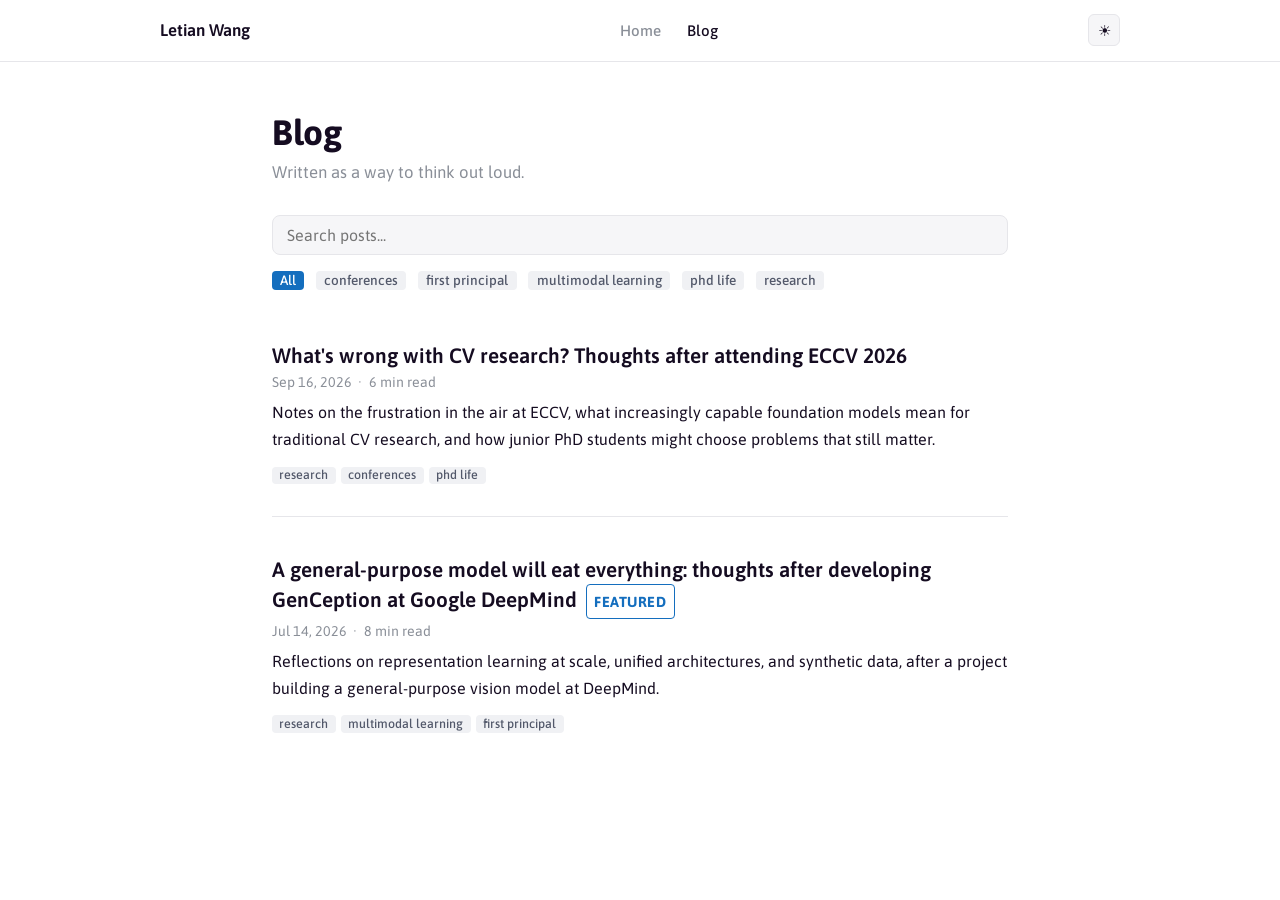
<file: blog.html>
<!DOCTYPE html>
<html lang="en">
<head>
<meta charset="UTF-8">
<meta name="viewport" content="width=device-width, initial-scale=1.0">
<title>Blog &middot; Letian Wang</title>
<meta name="description" content="Essays and notes on representation learning, vision models, and research.">
<link rel="canonical" href="https://letian-wang.github.io/blog.html">
<meta property="og:type" content="website">
<meta property="og:title" content="Blog · Letian Wang">
<meta property="og:description" content="Essays and notes on representation learning, vision models, and research.">
<meta property="og:url" content="https://letian-wang.github.io/blog.html">
<meta property="og:site_name" content="Letian Wang">
<meta name="twitter:card" content="summary">
<meta name="twitter:title" content="Blog · Letian Wang">
<meta name="twitter:description" content="Essays and notes on representation learning, vision models, and research.">
<link rel="alternate" type="application/rss+xml" title="Letian Wang Blog" href="rss.xml">
<link rel="icon" href="images/ut_logo.jpg">
<link rel="preconnect" href="https://fonts.googleapis.com">
<link href="https://fonts.googleapis.com/css2?family=Asap:wght@400;500;700&family=Lora:ital,wght@0,400;0,600;1,400&display=swap" rel="stylesheet">
<link rel="stylesheet" href="assets/css/theme.css">
<link rel="stylesheet" href="style.css">
<link rel="stylesheet" href="assets/css/blog.css">
<script src="assets/js/nav.js"></script>
</head>
<body data-page="blog">
<header class="site-nav">
  <div class="site-nav-inner">
    <a class="site-brand" href="index.html">Letian Wang</a>
    <nav class="site-nav-links">
      <a class="nav-link" data-nav="home" href="index.html">Home</a>
      <a class="nav-link" data-nav="blog" href="blog.html">Blog</a>
    </nav>
    <div class="nav-right">
      <button id="theme-toggle" class="theme-toggle" aria-label="Toggle dark mode">
        <span class="theme-icon-sun">&#9728;</span>
        <span class="theme-icon-moon">&#9789;</span>
      </button>
    </div>
  </div>
</header>
<main class="page-wrap">
  <h1 class="page-title">Blog</h1>
  <p class="page-intro">Written as a way to think out loud.</p>
  <div class="blog-controls">
    <input id="blog-search" class="search-input" type="text" placeholder="Search posts...">
    <div id="tag-filter-row" class="tag-filter-row"></div>
  </div>
  <div id="blog-list" class="blog-list"></div>
</main>
<script src="assets/js/blog-list.js"></script>
</body>
</html>
</file>
<file: assets/css/theme.css>
/* ==========================================================================
   theme.css - shared design tokens, nav bar, and dark mode for the whole site
   Used by: index.html, blog.html, and every generated blog/<slug>.html page
   ========================================================================== */

:root {
  --bg: #ffffff;
  --bg-alt: #f6f6f8;
  --text: #150c21;
  --muted: #8a8f98;
  --link: #146ebe;
  --link-hover: #0d5aa0;
  --border: #e6e6ea;
  --code-bg: #f4f4f6;
  --shadow: rgba(20, 12, 33, 0.06);
  --tag-bg: #f0f1f4;
  --tag-text: #52586a;
}

html.dark {
  --bg: #15161b;
  --bg-alt: #1c1d24;
  --text: #e7e5ef;
  --muted: #8f93a1;
  --link: #6fb3f4;
  --link-hover: #9ccdf7;
  --border: #2c2d36;
  --code-bg: #1e1f27;
  --shadow: rgba(0, 0, 0, 0.35);
  --tag-bg: #23242c;
  --tag-text: #b7bac4;
}

html { background: var(--bg); }
body { background: var(--bg); color: var(--text); }

body, .site-nav, .card, a {
  transition: background-color 0.15s ease, color 0.15s ease, border-color 0.15s ease;
}

.site-nav {
  width: 100%;
  border-bottom: 1px solid var(--border);
  background: var(--bg);
  position: sticky;
  top: 0;
  z-index: 50;
}

.site-nav-inner {
  max-width: 60em;
  margin: 0 auto;
  padding: 0.9em 1.5em;
  display: flex;
  align-items: center;
  justify-content: space-between;
  font-family: 'Asap', roboto, sans-serif;
}

.site-brand { color: var(--text) !important; font-weight: 600; font-size: 1.05em; border: none !important; }
.site-brand:hover { color: var(--link) !important; }

.site-nav-links { display: flex; align-items: center; gap: 1.6em; }

.nav-link { color: var(--muted); font-size: 0.95em; font-weight: 500; border: none !important; }
.nav-link:hover, .nav-link.active { color: var(--text) !important; }

.nav-right { display: flex; align-items: center; gap: 1em; }

.theme-toggle {
  border: 1px solid var(--border);
  background: var(--bg-alt);
  color: var(--text);
  border-radius: 6px;
  width: 2.1em;
  height: 2.1em;
  display: flex;
  align-items: center;
  justify-content: center;
  cursor: pointer;
  font-size: 0.95em;
  line-height: 1;
}

.theme-toggle:hover { border-color: var(--muted); }

html.dark .theme-icon-sun { display: none; }
html:not(.dark) .theme-icon-moon { display: none; }

.tag {
  display: inline-block;
  font-size: 0.78em;
  font-weight: 500;
  color: var(--tag-text);
  background: var(--tag-bg);
  border-radius: 4px;
  padding: 0.2em 0.6em;
  margin: 0 0.4em 0.4em 0;
  border: none !important;
}

.tag:hover { color: var(--link) !important; }
.tag.is-active { color: #fff !important; background: var(--link); }

@media (max-width: 700px) {
  .site-nav-inner { padding: 0.8em 1.2em; }
  .site-nav-links { gap: 1em; }
}
</file>
<file: style.css>
/* CSS Reset: http://meyerweb.com/eric/tools/css/reset */

html, body, div, span, applet, object, iframe,
h1, h2, h3, h4, h5, h6, p, blockquote, pre,
a, abbr, acronym, address, big, cite, code,
del, dfn, em, img, ins, kbd, q, s, samp,
small, strike, strong, sub, sup, tt, var,
b, u, i, center,
dl, dt, dd, ol, ul, li,
fieldset, form, label, legend,
table, caption, tbody, tfoot, thead, tr, th, td,
article, aside, canvas, details, embed, 
figure, figcaption, footer, header, hgroup, 
menu, nav, output, ruby, section, summary,
time, mark, audio, video {
  margin: 0;
  padding: 0;
  border: 0;
  font-size: 100%;
  font: inherit;
  vertical-align: baseline;
}
/* HTML5 display-role reset for older browsers */
article, aside, details, figcaption, figure, 
footer, header, hgroup, menu, nav, section {
  display: block;
}
body {
  line-height: 1;
}
ol, ul {
  list-style: none;
}
blockquote, q {
  quotes: none;
}
blockquote:before, blockquote:after,
q:before, q:after {
  content: '';
  content: none;
}
table {
  border-collapse: collapse;
  border-spacing: 0;
}

/**************************************************/

#body{
  font-family: 'Asap', roboto, sans-serif;
  font-size: 1em;
  line-height: 1.5em;
  color: #150c21;
}

#main {
  width: 54em;
  max-width: 100%;
  box-sizing: border-box;
  margin: 0px auto;
  position: relative;
  min-height: 100vh;
}

/* The page itself never scrolls sideways; `clip` (not `hidden`) keeps the
   sticky site nav working. */
html,
body {
  overflow-x: clip;
}

@media (max-width: 768px) {
  #main {
    padding: 0 1em;
  }

  #intro {
    flex-wrap: wrap;
  }

  #intro-text {
    width: 100%;
  }

  /* Indented items (e.g. talks) keep their padding inside the 100% width. */
  .list-item {
    box-sizing: border-box;
  }
}

a {
  text-decoration: none;
  color: rgb(20, 110, 190);
}

a:hover {
  text-decoration: none;
  border-bottom: 1px solid rgb(20, 110, 190);
}

i {
  font-style: italic;
}

b {
  font-weight: 700;
}

h1 {
  font-size: 2.4em;
  line-height: 3em;
  font-weight: 500;
}

/**************************************************/
/* Profile image and description. */

#intro {
  padding-top: 6em;
  display: flex;
}

#intro-text {
  width: 40em;
  float: left;
}

#intro-image {
  margin: 2em 0 0 2em;
  width: 12em;
  height: 12em;
  float: left;
  overflow: hidden;
  border-radius: 1em;
}

#intro-image img {
  width: 12em;
}

/**************************************************/
/* Section buttons. */

#menu {
  display: flex;
}

.menu-item {
  float: left;
  margin-right: 2em;
}

h2 {
  font-size: 1.6em;
  line-height: 2.4em;
  margin-top: 0.5em;
  color: #a0a8b0;
}

.selected h2 {
  color: #150c21;
}

.button {
  display: inline-block;
  cursor: pointer;
  border: none;
  background: none;
  color: #a0a8b0;
  font-size: 1.6em;
  line-height: 2.4em;
  margin-top: 0.5em;
  margin-right: 1em;
  float: left;
  padding: 0;
}

.button:hover {
  color: #150c21;
}

.button:active,
.button.is-checked {
  color: #150c21;
}

.button-group:after {
  content: '';
  display: block;
  clear: both;
}

/**************************************************/
/* Isotope grid list of items. */

.grid {
  padding-bottom: 6em;
}

/* clear fix */
.grid:after {
  content: '';
  display: block;
  clear: both;
}

.description {
  /* margin-bottom: 1em; */
}

.list-item {
  width: 100%;
  line-height: 1em;
  margin-top: 1em;
}

.list-item p.date {
  display: inline-block;
  width: 3em;
  color: #a0a8b0;
}

.list-item.talk {
  line-height: 1.5;
  padding-left: 4.5em;
  text-indent: -4.5em;
}

.list-item.talk p.date {
  text-indent: 0;
}

/**************************************************/
/* Gallery of preview videos: horizontal sliding carousel. */

.list-item.highlight.previews-carousel {
  display: block;
  clear: both;
  margin: 1rem 0;
  line-height: 0; /* avoids extra vertical gap under the track */
  position: relative;
}

.previews-carousel {
  position: relative;
}

.previews.track {
  display: flex;
  gap: 10px;
  overflow-x: auto;
  scroll-snap-type: x mandatory;
  -webkit-overflow-scrolling: touch;
  height: 12.5em; /* fixed track height: this is what makes every demo the same height */
  padding: 0 40px; /* room for the arrow buttons */
  scroll-padding: 0 40px; /* snap settles at the padding edge, clear of the arrows */
  scrollbar-width: none;
  position: relative; /* makes the track the slides' offsetParent (see the arrow JS) */
}

.previews.track::-webkit-scrollbar {
  height: 0;
}

/* Slides are shrink-to-fit: the fixed track height sets their height and their
   width follows the demo's own aspect ratio. Equal heights, varying widths. */
.previews.track .slide {
  flex: 0 0 auto;
  height: 100%;
  width: auto;
  scroll-snap-align: start; /* widths differ, so align boundaries, not centres */
  display: block;
  background: transparent; /* nothing to letterbox, so never any dark fill */
  border-radius: 5px;
  overflow: hidden; /* the rounded corners clip the media */
  text-decoration: none;
}

/* Mandatory snapping needs a reachable snap position for the last slide: there
   is not enough content left to bring it to the start of the track, so it
   snaps against the end instead - which is exactly the end of the scroll. */
.previews.track .slide:last-child {
  scroll-snap-align: end;
}

/* The media is laid out at the track's height and keeps its natural ratio, so
   the slide box matches the demo exactly: nothing is cropped and there are no
   letterbox or pillarbox bars to fill. `object-fit: contain` is a no-op here
   and only guards against a box that somehow does not match. */
.previews.track .slide video,
.previews.track .slide img {
  height: 100%;
  width: auto;
  display: block;
  object-fit: contain;
  border-radius: 5px;
}

.previews a:hover {
  border: none; /* keep the site's link underline off the slides */
}

/* Both arrows stay on screen, above the slides, for as long as the track can
   scroll at all - reaching one end dims that arrow slightly but never removes
   it. The only thing that takes them away is a track that provably cannot
   scroll (see .is-static below). */
.carousel-btn {
  position: absolute;
  top: 50%;
  transform: translateY(-50%);
  width: 28px;
  height: 48px;
  border: none;
  background: rgba(0, 0, 0, 0.45);
  color: #fff;
  border-radius: 5px; /* matches the site's media radius */
  cursor: pointer;
  z-index: 3; /* above the track and the slides it scrolls */
  line-height: 48px;
  text-align: center;
  user-select: none;
  padding: 0;
  font-family: inherit;
  font-size: 1em;
  opacity: 1;
  visibility: visible;
  box-shadow: 0 0 0 1px rgba(255, 255, 255, 0.4); /* reads against dark demos */
  transition: background-color 0.15s ease, opacity 0.15s ease;
}

.carousel-btn:hover,
.carousel-btn:focus-visible {
  background: rgba(0, 0, 0, 0.7);
}

.carousel-btn.prev {
  left: 6px;
}

.carousel-btn.next {
  right: 6px;
}

/* At either end of the track: still plainly visible, just a little quieter. */
.carousel-btn[aria-disabled='true'] {
  opacity: 0.75;
  cursor: default;
}

/* The one case that hides the arrows: the script measured the track and it
   genuinely has nothing to scroll to. Anything it cannot measure counts as
   scrollable, so the arrows are shown. */
.previews-carousel.is-static .carousel-btn {
  display: none;
}

/* Narrow screens: widths are intrinsic now, so the only lever that keeps the
   widest demo inside the visible track is the track height - cropping it or
   letting the page scroll sideways is not an option. The height is therefore
   whatever makes that demo fit between the arrows, and never more than the
   desktop height. 2.51 is the widest demo's aspect ratio (424:169) and 112px
   is the page's 2 x 1em side padding plus the track's 2 x 40px arrow inset.
   At 400px wide that works out at ~115px tall and a ~288px widest demo. */
@media (max-width: 768px) {
  .previews.track {
    height: min(12.5em, calc((100vw - 112px) / 2.51));
  }
}

/**************************************************/
/* Selected / full publication list toggle. */

/* `.publication` is a flex row (thumbnail + text) and is declared further
   down, so the toggle needs the extra class to win and stack instead. */
.list-item.pub-view-toggle {
  display: block;
  margin-top: 1.5em;
}

#pub-view-filters {
  margin-bottom: 0.2em;
}

.pub-view-button {
  display: inline-block;
  white-space: nowrap;
  cursor: pointer;
  border: none;
  border-bottom: 2px solid transparent;
  background: none;
  color: #a0a8b0;
  font-family: inherit;
  font-size: 1em;
  line-height: 1.5em;
  float: left;
  margin: 0 1.2em 0 0;
  padding: 0 0 0.1em 0;
}

.pub-view-button:hover {
  color: #150c21;
}

.pub-view-button:active,
.pub-view-button.is-checked {
  color: #150c21;
  font-weight: bold;
  border-bottom-color: #150c21;
}

.pub-view-note {
  clear: both;
  padding-top: 0.2em;
  color: #a0a8b0;
  line-height: 1.5em;
}

/**************************************************/
/* Buttons for showing more or less highlights. */

.toggle-button {
  margin-top: 2em;
}

.toggle-button a {
  color: #a0a8b0;
}

.toggle-button a:hover {
  color: rgb(20, 110, 190);
}

/**************************************************/
/* Publication details (thumbnail media, title, and description). */

.thumbnail {
/*  width: 21%;*/
  width: 18%;
  float: left;
  margin-right: 2%;
}

.thumbnail:hover {
  border-bottom: none;
}

.thumbnail img {
  margin-top: 0.4em;
  border-radius: 5px;
  width: 100%;
  height: 100%;
}

.thumbnail video {
  margin-top: 0.4em;
  border-radius: 5px;
  width: 100%;
  height: 100%;
}

h3 {
  font-size: 1em;
  line-height: 1.5em;
}

h3 a {
  color: #150c21;
}

h3 a:hover {
  color: rgb(20, 110, 190);
}

.publication {
  margin-bottom: 0.5em;
  display: flex;
  align-items: center;
}

.publication p {
  font-size: 1em;
  line-height: 1.5em;
  color: #a0a8b0;
}

.project-description {
  width: 80%;
  float: left;
}

/* Entries without a thumbnail let the text use the full column width. */
.project-description.no-thumbnail {
  width: 100%;
}

/**************************************************/
/* Subtle footer at the bottom of the page. */

#footer {
  color: #a0a8b0;
  /* position: absolute; */
  bottom: 0;
  line-height: 2.5em;
}

.container > .date {
  /* Fixed column: short dates (e.g. "2026") must not shrink, or the logo and
     text of that entry slide left out of alignment with the other entries. */
  flex: 0 0 55px;
  width: 55px;
  text-align: center;
}

/**************************************************/
/* Publication entries: contain the floated thumbnail so neighbouring
   entries (e.g. ForeSight / OpenNav) cannot overlap. */
.list-item.publication {
  display: flow-root;
}

/* Research overview video: its own row at the top of the Research list. */
.list-item.research-overview {
  display: block;
  clear: both;
  line-height: 0;
}

.research-overview-video {
  display: block;
  width: 100%;
  max-width: 100%;
  height: auto;
  border-radius: 8px;
  margin: 0 0 1.5em 0;
}

/* Publication titles: bold so they stand out from the author line. */
.list-item.publication h3,
.list-item.publication h3 a {
  font-weight: 700;
}

/* Experience entries without a logo: keep the logo column so the text still
   lines up with the other entries. */
.container > .logo-placeholder {
  flex: 0 0 55px;
  width: 55px;
  padding: 10px 20px 0px 40px;
}
</file>
<file: assets/css/blog.css>
/* ==========================================================================
   blog.css - typography and layout for the Blog landing page and posts.
   Loaded only on blog.html and blog/<slug>.html, on top of theme.css.
   ========================================================================== */

@import url('https://fonts.googleapis.com/css2?family=Lora:ital,wght@0,400;0,500;0,600;1,400&display=swap');

.page-wrap {
  max-width: 46em;
  margin: 0 auto;
  padding: 3em 1.5em 6em;
  font-family: 'Asap', roboto, sans-serif;
}

.page-title {
  font-size: 2.2em;
  font-weight: 700;
  line-height: 1.25em;
  margin-bottom: 0.3em;
}

.page-intro {
  color: var(--muted);
  font-size: 1.05em;
  margin-bottom: 2em;
  max-width: 34em;
}

/* ---------------------------------------------------------------------- */
/* Search + tag filters                                                    */
/* ---------------------------------------------------------------------- */

.blog-controls {
  margin-bottom: 2.2em;
}

.search-input {
  width: 100%;
  box-sizing: border-box;
  font-family: inherit;
  font-size: 1em;
  padding: 0.65em 0.9em;
  border: 1px solid var(--border);
  border-radius: 8px;
  background: var(--bg-alt);
  color: var(--text);
  margin-bottom: 1em;
}

.search-input:focus {
  outline: none;
  border-color: var(--link);
}

.tag-filter-row {
  display: flex;
  flex-wrap: wrap;
  gap: 0.4em;
}

.tag-filter-row .tag {
  cursor: pointer;
  font-size: 0.85em;
}

/* ---------------------------------------------------------------------- */
/* Blog list / cards                                                       */
/* ---------------------------------------------------------------------- */

.blog-list {
  display: flex;
  flex-direction: column;
}

.blog-card {
  padding: 1.7em 0;
  border-bottom: 1px solid var(--border);
}

.blog-card:first-child { padding-top: 0; }
.blog-card:last-child { border-bottom: none; }

.blog-card-title {
  font-size: 1.3em;
  font-weight: 600;
  line-height: 1.4em;
}

.blog-card-title a {
  color: var(--text);
  border: none !important;
}

.blog-card-title a:hover { color: var(--link) !important; }

.blog-card-meta {
  color: var(--muted);
  font-size: 0.88em;
  margin: 0.35em 0 0.7em;
}

.blog-card-meta .sep { margin: 0 0.45em; }

.blog-card-summary {
  color: var(--text);
  line-height: 1.65em;
  font-size: 1em;
}

.blog-card-tags { margin-top: 0.8em; }

.badge-featured {
  display: inline-block;
  font-size: 0.7em;
  font-weight: 700;
  text-transform: uppercase;
  letter-spacing: 0.04em;
  color: var(--link);
  border: 1px solid var(--link);
  border-radius: 4px;
  padding: 0.15em 0.5em;
  margin-left: 0.6em;
  vertical-align: middle;
}

.empty-state {
  color: var(--muted);
  padding: 3em 0;
  text-align: center;
}

/* ---------------------------------------------------------------------- */
/* Reading progress bar                                                    */
/* ---------------------------------------------------------------------- */

#reading-progress {
  position: fixed;
  top: 0;
  left: 0;
  height: 3px;
  width: 0%;
  background: var(--link);
  z-index: 200;
}

/* ---------------------------------------------------------------------- */
/* Post page shell                                                         */
/* ---------------------------------------------------------------------- */

.post-shell {
  max-width: 64em;
  margin: 0 auto;
  padding: 3em 1.5em 6em;
  font-family: 'Asap', roboto, sans-serif;
}

.post-header { max-width: 42em; margin: 0 0 2.5em; }

.post-title {
  font-size: 2.6em;
  font-weight: 700;
  line-height: 1.2em;
  margin-bottom: 0.5em;
}

.post-meta {
  color: var(--muted);
  font-size: 0.95em;
}

.post-meta .sep { margin: 0 0.45em; }

.post-meta-tags { margin-top: 1em; }

.post-layout {
  display: flex;
  align-items: flex-start;
  gap: 3.5em;
}

.post-toc {
  width: 210px;
  flex-shrink: 0;
  position: sticky;
  top: 5.5em;
}

.post-toc-label {
  font-size: 0.72em;
  font-weight: 700;
  letter-spacing: 0.06em;
  text-transform: uppercase;
  color: var(--muted);
  margin-bottom: 0.9em;
}

.post-toc ol {
  list-style: none;
  margin: 0;
  padding: 0;
}

.post-toc a {
  display: block;
  font-size: 0.88em;
  line-height: 1.5em;
  color: var(--muted);
  border-left: 2px solid var(--border);
  padding: 0.15em 0 0.15em 0.9em;
  border-bottom: none !important;
}

.post-toc a.is-h3 { padding-left: 1.7em; }

.post-toc a:hover,
.post-toc a.active {
  color: var(--text) !important;
  border-left-color: var(--link);
}

.post-content {
  flex: 1;
  min-width: 0;
  max-width: 42em;
  font-family: 'Lora', Georgia, serif;
  font-size: 1.15em;
  line-height: 1.85em;
  color: var(--text);
}

.post-content > *:first-child { margin-top: 0; }

.post-content h2 {
  font-family: 'Asap', roboto, sans-serif;
  font-weight: 700;
  font-size: 1.55em;
  line-height: 1.4em;
  margin: 1.8em 0 0.7em;
}

.post-content h3 {
  font-family: 'Asap', roboto, sans-serif;
  font-weight: 600;
  font-size: 1.22em;
  line-height: 1.4em;
  margin: 1.6em 0 0.6em;
}

.post-content p { margin: 0 0 1.3em; }

.post-content ul,
.post-content ol {
  margin: 0 0 1.3em;
  padding-left: 1.4em;
}

/* style.css resets list markers site-wide; numbered lists need them back. */
.post-content ol { list-style: decimal; }

.post-content li { margin-bottom: 0.4em; }

.post-content a {
  color: var(--link);
  border-bottom: 1px solid var(--border) !important;
  /* Long bare URLs (reference lists) wrap instead of overflowing on mobile. */
  overflow-wrap: break-word;
}

.post-content a:hover { border-bottom-color: var(--link) !important; }

.post-content code {
  font-family: 'SFMono-Regular', Consolas, Menlo, monospace;
  background: var(--code-bg);
  padding: 0.15em 0.4em;
  border-radius: 4px;
  font-size: 0.82em;
}

.post-content pre {
  background: var(--code-bg);
  padding: 1.1em 1.3em;
  border-radius: 8px;
  overflow-x: auto;
  margin: 1.8em 0;
  font-size: 0.85em;
  line-height: 1.6em;
}

.post-content pre code {
  background: none;
  padding: 0;
  font-size: 1em;
}

/* Top margin exceeds a paragraph's 1.3em bottom margin, so it wins the
   collapse and sets the gap on its own. */
.post-content figure { margin: 1.4em 0 0.65em; }

.post-content figure img,
.post-content figure video {
  width: 100%;
  border-radius: 8px;
  display: block;
}

.post-content figcaption {
  text-align: center;
  color: var(--muted);
  font-size: 0.85em;
  font-style: italic;
  margin-top: 0.7em;
  font-family: 'Asap', roboto, sans-serif;
}

.post-content blockquote {
  border-left: 3px solid var(--border);
  padding-left: 1.1em;
  color: var(--muted);
  margin: 1.8em 0;
  font-style: italic;
}

.post-content table {
  width: 100%;
  border-collapse: collapse;
  margin: 1.8em 0;
  font-size: 0.85em;
  font-family: 'Asap', roboto, sans-serif;
}

.post-content th,
.post-content td {
  border-bottom: 1px solid var(--border);
  padding: 0.55em 0.8em;
  text-align: left;
}

.post-content hr {
  border: none;
  border-top: 1px solid var(--border);
  margin: 2.5em 0;
}

.katex-display { overflow-x: auto; overflow-y: hidden; padding: 0.3em 0; }

/* ---------------------------------------------------------------------- */
/* Post footer: actions, share, prev/next                                  */
/* ---------------------------------------------------------------------- */

.post-actions {
  display: flex;
  flex-wrap: wrap;
  gap: 0.7em;
  margin: 3em 0 0;
  padding-top: 2em;
  border-top: 1px solid var(--border);
  max-width: 42em;
}

.post-action-btn {
  border: 1px solid var(--border);
  background: var(--bg-alt);
  color: var(--text);
  border-radius: 6px;
  padding: 0.5em 0.9em;
  font-size: 0.85em;
  cursor: pointer;
  font-family: inherit;
  display: inline-flex;
  align-items: center;
  gap: 0.45em;
  text-decoration: none;
}

.post-action-btn:hover { border-color: var(--muted); }

.post-nav {
  display: flex;
  justify-content: space-between;
  gap: 2em;
  margin-top: 2.5em;
  padding-top: 2em;
  border-top: 1px solid var(--border);
  max-width: 42em;
}

.post-nav-link {
  max-width: 48%;
  border: none !important;
}

.post-nav-link.next { margin-left: auto; text-align: right; }

.post-nav-label {
  display: block;
  font-size: 0.72em;
  font-weight: 700;
  text-transform: uppercase;
  letter-spacing: 0.05em;
  color: var(--muted);
  margin-bottom: 0.4em;
}

.post-nav-title {
  font-weight: 600;
  color: var(--text);
  font-size: 0.98em;
}

@media (max-width: 900px) {
  .post-layout { flex-direction: column; gap: 2em; }
  .post-toc {
    position: static;
    width: 100%;
    order: -1;
    border: 1px solid var(--border);
    border-radius: 8px;
    padding: 1.1em 1.3em;
  }
  .post-content { max-width: 100%; }
}

@media (max-width: 600px) {
  .post-title { font-size: 2em; }
  .post-content { font-size: 1.05em; }
  .post-nav { flex-direction: column; }
  .post-nav-link { max-width: 100%; }
  .post-nav-link.next { text-align: left; }
}


/* ---------------------------------------------------------------------- */
/* Like button                                                              */
/* ---------------------------------------------------------------------- */

.like-btn {
     transition: color 0.15s ease, border-color 0.15s ease;
}

.like-btn .like-icon {
     font-size: 1.05em;
     line-height: 1;
}

.like-btn.is-liked {
     color: #e0245e;
     border-color: #e0245e;
}

.like-btn.is-liked .like-icon { color: #e0245e; }

.like-btn:disabled {
     cursor: default;
     opacity: 0.9;
}

/* ---------------------------------------------------------------------- */
/* Comments section                                                         */
/* ---------------------------------------------------------------------- */

.post-comments {
     margin-top: 3em;
     padding-top: 2em;
     border-top: 1px solid var(--border);
     max-width: 42em;
}

.post-comments-label {
     font-size: 0.72em;
     font-weight: 700;
     text-transform: uppercase;
     letter-spacing: 0.05em;
     color: var(--muted);
     margin-bottom: 1em;
}

.giscus-container {
     min-height: 60px;
}

.giscus-placeholder {
     color: var(--muted);
     font-size: 0.9em;
     font-family: 'Asap', roboto, sans-serif;
}
</file>
